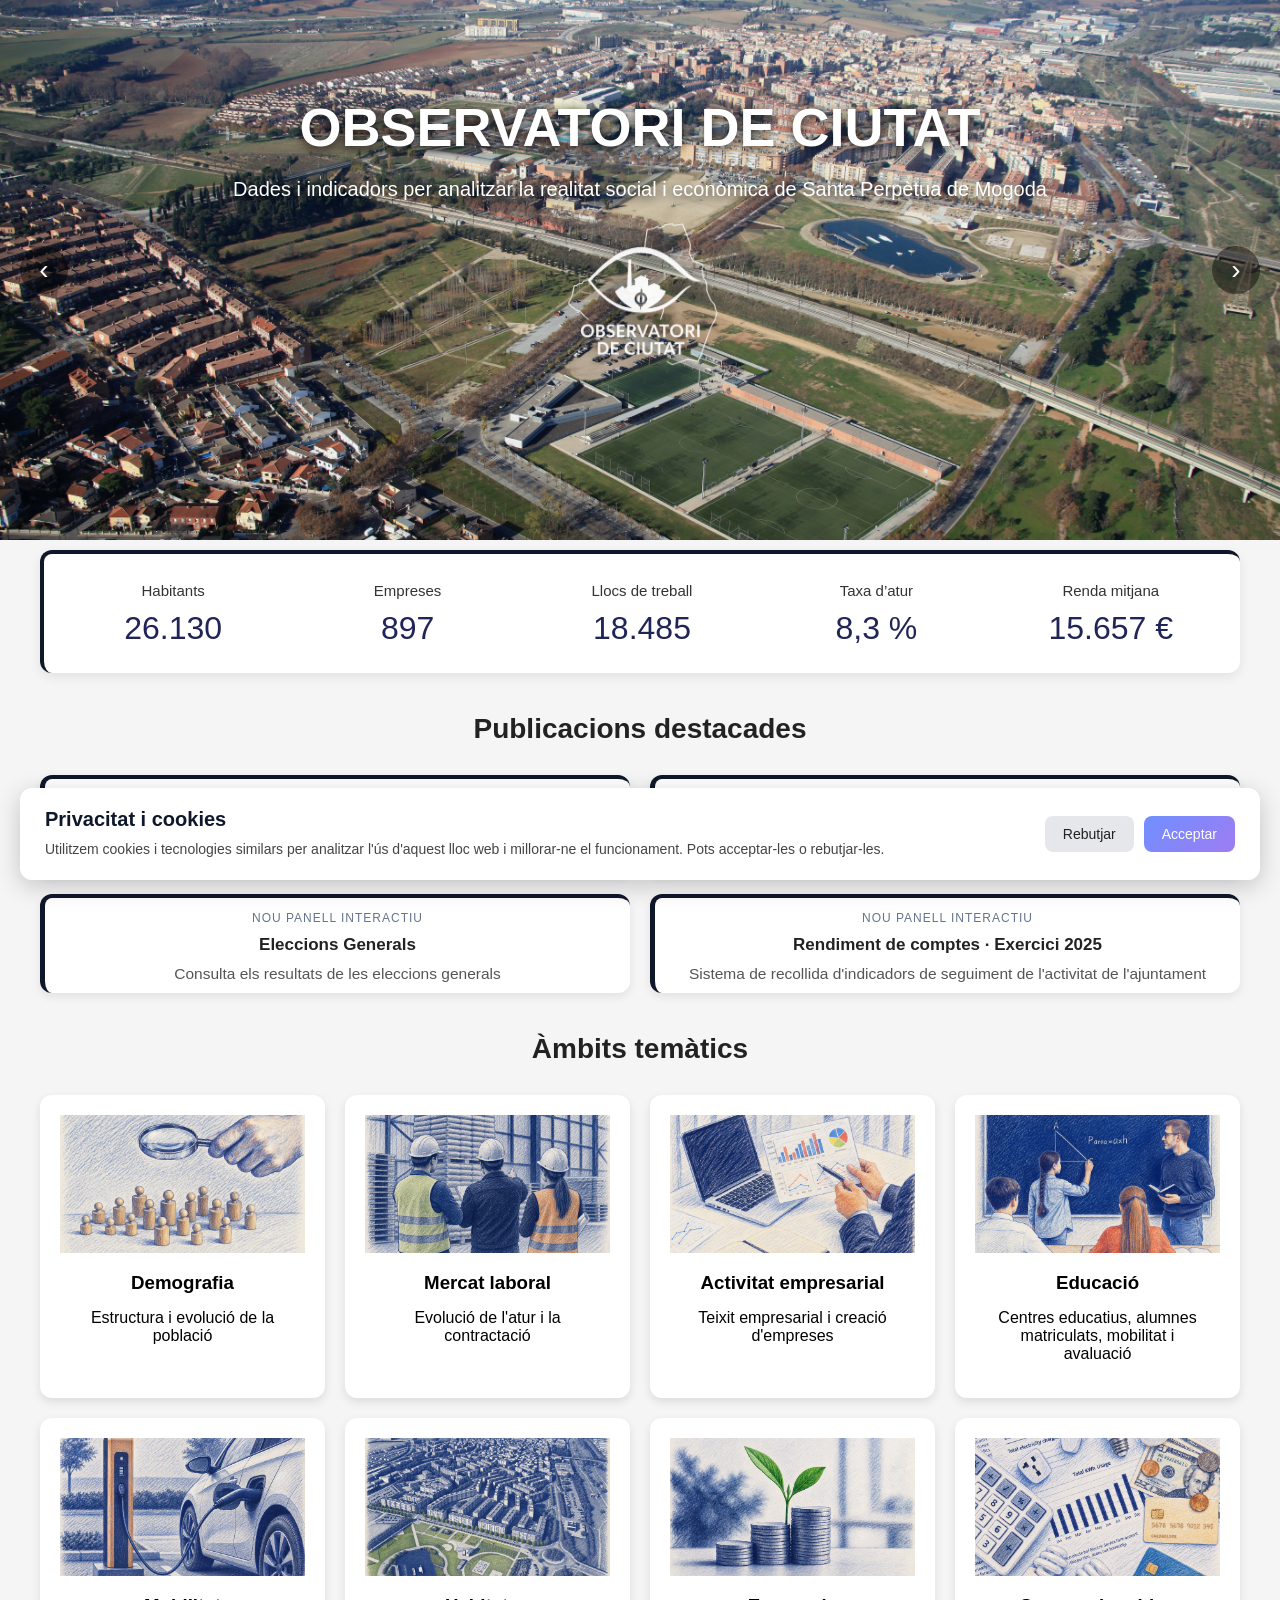
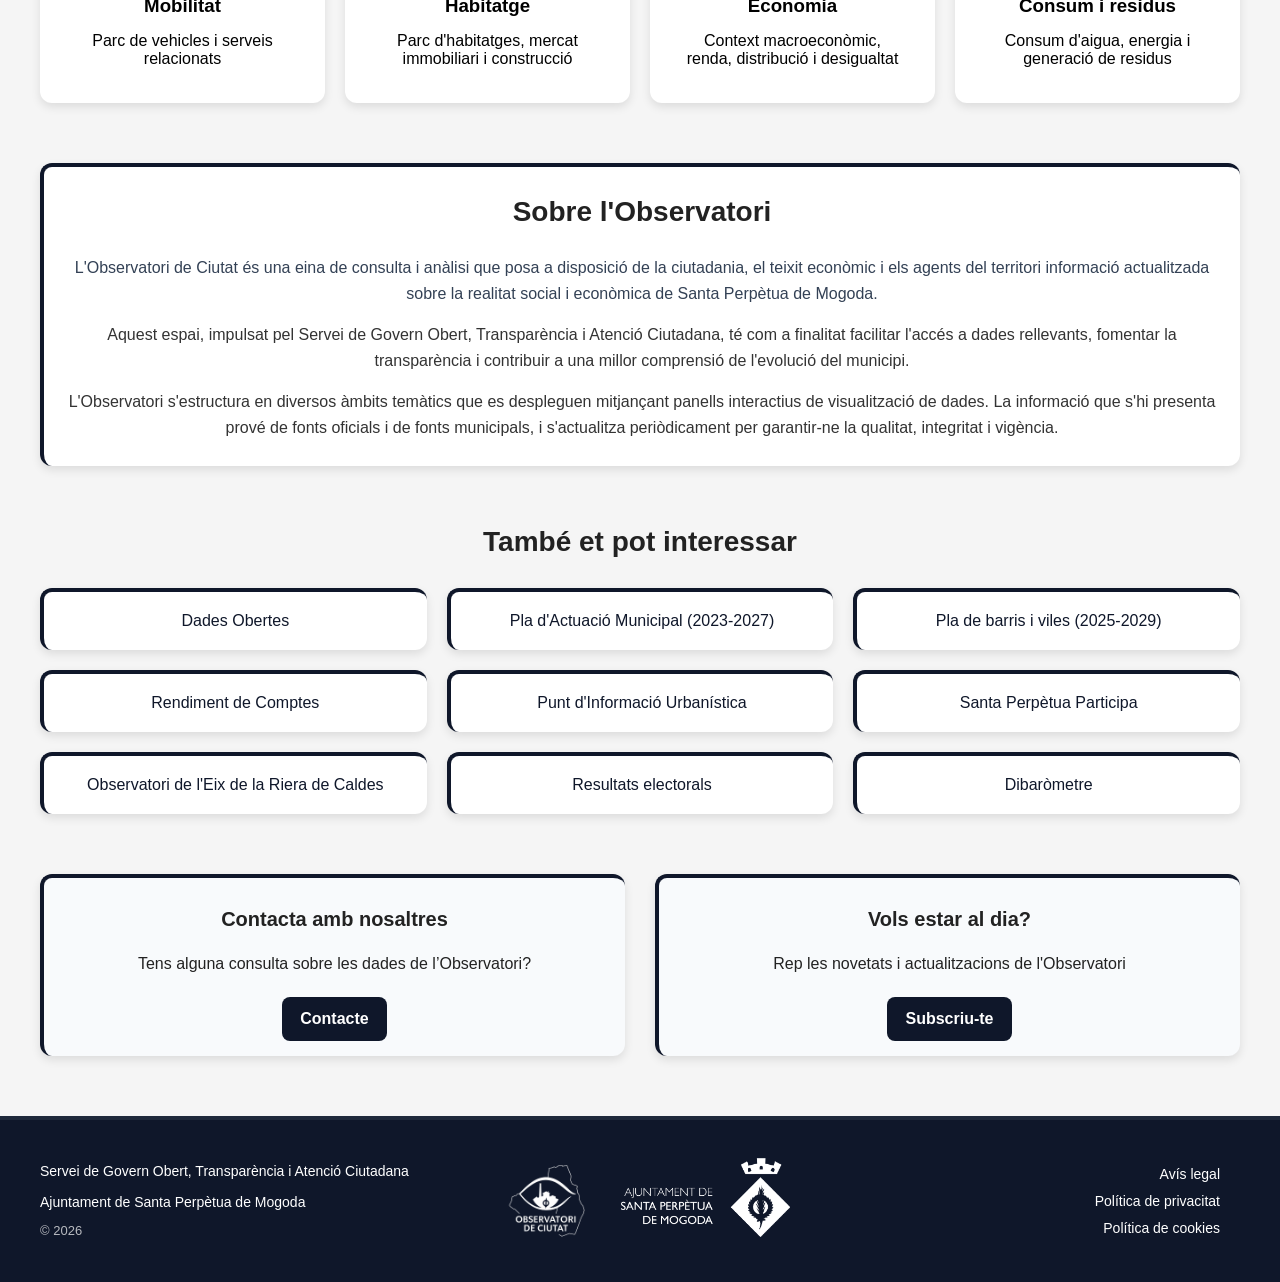
<file: index.html>
<!DOCTYPE html>

<html lang="ca">

<head>
  <meta charset="UTF-8">
  <meta name="viewport" content="width=device-width, initial-scale=1.0">

  <title>Observatori de Ciutat</title>

  <link rel="stylesheet" href="style.css">
  <link rel="icon" type="image/png" href="favicon_blau.png">
</head>

<body>

  <div class="hero-slider">


<img src="images/70-020_116.jpg" class="slide active" alt="Santa Perpètua de Mogoda">
<img src="images/70-020_204.jpg" class="slide" alt="Santa Perpètua de Mogoda">
<img src="images/70-020_014.jpg" class="slide" alt="Santa Perpètua de Mogoda">
<img src="images/70-020_041.jpg" class="slide" alt="Santa Perpètua de Mogoda">

<div class="hero-content">

  <h1>OBSERVATORI DE CIUTAT</h1>

  <p>
    Dades i indicadors per analitzar la realitat social i econòmica de Santa Perpètua de Mogoda
  </p>

  <img
    src="images/LOGO OBSERVATORI_blanc.png"
    class="overlay-logo"
    alt="Observatori de Ciutat"
  >

</div>

<button type="button" class="prev">‹</button>
<button type="button" class="next">›</button>


  </div>

  <main>


<!-- KPI: actualitza els valors aquí. Comprova el període de cada dada abans de publicar. -->
<section class="kpi-container" aria-label="Indicadors de ciutat">
  <dl class="kpi-grid">
    <div class="kpi-item">
      <dt>Habitants</dt>
      <dd>26.130</dd>
    </div>
    <div class="kpi-item">
      <dt>Empreses</dt>
      <dd>897</dd>
    </div>
    <div class="kpi-item">
      <dt>Llocs de treball</dt>
      <dd>18.485</dd>
    </div>
    <div class="kpi-item">
      <dt>Taxa d’atur</dt>
      <dd>8,3 %</dd>
    </div>
    <div class="kpi-item">
      <dt>Renda mitjana</dt>
      <dd>15.657 €</dd>
    </div>
  </dl>
</section>


<!-- PUBLICACIONS DESTACADES -->

<section class="featured-publications">

  <h2>Publicacions destacades</h2>

  <div class="featured-container">

    <a
      href="https://santaperpetuademogoda.webmunicipal.diba.cat/media/repository/ObservatoriCiutat/Atur_i_contractacio_Darrer_informe.pdf"
      class="featured-card"
    >
      <span class="featured-tag">Actualització mensual</span>
      <h3>Mercat laboral</h3>
      <p>Evolució de l'atur i la contractació</p>
    </a>

    <a
      href="https://santaperpetuademogoda.webmunicipal.diba.cat/media/repository/ObservatoriCiutat/Resultats_avaluacio_ESO-BATX.pdf"
      class="featured-card"
    >
      <span class="featured-tag">Informe temàtic</span>
      <h3>Resultats d'avaluació de l'ESO i Batxillerat (Curs 2024/25)</h3>
      <p>Anàlisi dels resultats acadèmics i la seva evolució</p>
    </a>
    
    <a
  href="#dashboard-viewer"
  class="featured-card"
  data-src="https://app.powerbi.com/view?r=eyJrIjoiZjM1NjBjYmQtM2UzYy00OGY5LWFlOGYtYjg2NDJmNWZiY2I5IiwidCI6ImIxMWFkNmQwLTYzMmItNGU1OC05ZTU4LTZkMTU4N2ZiMjE4ZiIsImMiOjl9"
>
  <span class="featured-tag">Nou panell interactiu</span>
  <h3>Eleccions Generals</h3>
  <p>Consulta els resultats de les eleccions generals</p>
</a>

<a
  href="#dashboard-viewer"
  class="featured-card"
  data-src="https://app.powerbi.com/view?r=eyJrIjoiOTM1OWIyNzgtYjU2Ny00MzJmLTg0MDEtNjY0MzVhODVjZjUxIiwidCI6ImIxMWFkNmQwLTYzMmItNGU1OC05ZTU4LTZkMTU4N2ZiMjE4ZiIsImMiOjl9"
>
  <span class="featured-tag">Nou panell interactiu</span>
  <h3>Rendiment de comptes · Exercici 2025</h3>
  <p>Sistema de recollida d'indicadors de seguiment de l'activitat de l'ajuntament</p>
</a>

  </div>

</section>


<!-- ÀMBITS TEMÀTICS -->

<section class="dashboards">

  <h2 class="section-title">Àmbits temàtics</h2>

  <section class="cards">

    <a
      class="card"
      data-src="https://app.powerbi.com/view?r=eyJrIjoiZTBkNTMxMWEtNTYzOC00NjA4LWFiMjMtMTQxM2UyMjkzNTZhIiwidCI6ImIxMWFkNmQwLTYzMmItNGU1OC05ZTU4LTZkMTU4N2ZiMjE4ZiIsImMiOjl9"
    >
      <img src="images/Demografia.png" alt="Demografia">
      <h3>Demografia</h3>
      <p>Estructura i evolució de la població</p>
    </a>

    <a
      class="card"
      data-src="https://app.powerbi.com/view?r=eyJrIjoiOGY5YzYzMTktZGEzNy00NjVkLTg1YTMtMjIzNTY3ZWEzMTcyIiwidCI6ImIxMWFkNmQwLTYzMmItNGU1OC05ZTU4LTZkMTU4N2ZiMjE4ZiIsImMiOjl9"
    >
      <img src="images/Mercat laboral.png" alt="Mercat laboral">
      <h3>Mercat laboral</h3>
      <p>Evolució de l'atur i la contractació</p>
    </a>

    <a
      class="card"
      data-src="https://app.powerbi.com/view?r=eyJrIjoiNmI4YjdkOWEtZDRhMi00MTU4LTk1ZDEtNjRmNzA5OTJlYjNhIiwidCI6ImIxMWFkNmQwLTYzMmItNGU1OC05ZTU4LTZkMTU4N2ZiMjE4ZiIsImMiOjl9"
    >
      <img src="images/Activitat empresarial.png" alt="Activitat empresarial">
      <h3>Activitat empresarial</h3>
      <p>Teixit empresarial i creació d'empreses</p>
    </a>

    <a
      class="card"
      data-src="https://app.powerbi.com/view?r=eyJrIjoiZTA4NTIwMmEtMGU3My00OTUxLWI1M2MtNGU1ZTcxZTViZTM1IiwidCI6ImIxMWFkNmQwLTYzMmItNGU1OC05ZTU4LTZkMTU4N2ZiMjE4ZiIsImMiOjl9"
    >
      <img src="images/Educació.png" alt="Educació">
      <h3>Educació</h3>
      <p>Centres educatius, alumnes matriculats, mobilitat i avaluació</p>
    </a>

    <a
      class="card"
      data-src="https://app.powerbi.com/view?r=eyJrIjoiYjhjOTcwOWMtZTc0OS00ZGVhLWEyMzAtYjZlMmM4YzIxMzNhIiwidCI6ImIxMWFkNmQwLTYzMmItNGU1OC05ZTU4LTZkMTU4N2ZiMjE4ZiIsImMiOjl9"
    >
      <img src="images/Mobilitat.png" alt="Mobilitat">
      <h3>Mobilitat</h3>
      <p>Parc de vehicles i serveis relacionats</p>
    </a>

    <a
      class="card"
      data-src="https://app.powerbi.com/view?r=eyJrIjoiOTQ1NmQyOTctMWIwYi00MDJiLThjZDAtOTQwYWY3NzA2MzYxIiwidCI6ImIxMWFkNmQwLTYzMmItNGU1OC05ZTU4LTZkMTU4N2ZiMjE4ZiIsImMiOjl9"
    >
      <img src="images/Habitatge.png" alt="Habitatge">
      <h3>Habitatge</h3>
      <p>Parc d'habitatges, mercat immobiliari i construcció</p>
    </a>

    <a
      class="card"
      data-src="https://app.powerbi.com/view?r=eyJrIjoiYWNlZTFiYmUtOTMwMC00NTczLTk5M2YtYjI3ZDkxODE4MGExIiwidCI6ImIxMWFkNmQwLTYzMmItNGU1OC05ZTU4LTZkMTU4N2ZiMjE4ZiIsImMiOjl9"
    >
      <img src="images/Economia.png" alt="Economia">
      <h3>Economia</h3>
      <p>Context macroeconòmic, renda, distribució i desigualtat</p>
    </a>

    <a
      class="card"
      data-src="https://app.powerbi.com/view?r=eyJrIjoiN2Q3MmU0YzktODVmMi00ZWZkLWIwNTItMWYyNzA3MTIxNjI4IiwidCI6ImIxMWFkNmQwLTYzMmItNGU1OC05ZTU4LTZkMTU4N2ZiMjE4ZiIsImMiOjl9"
    >
      <img src="images/Consum.png" alt="Consum">
      <h3>Consum i residus</h3>
      <p>Consum d'aigua, energia i generació de residus</p>
    </a>

  </section>

</section>


<!-- VISOR POWER BI -->

<div id="dashboard-viewer" class="viewer hidden">

<div id="rotate-message">
    <div>
        <div class="rotate-icon">↻</div>
        <p><strong>Gira la pantalla</strong></p>
        <span>per consultar el panell de dades</span>
    </div>
</div>

  <iframe id="dashboard-frame" title="Panell de dades"></iframe>

</div>


<!-- SOBRE L'OBSERVATORI -->

<section class="about">

  <h2>Sobre l'Observatori</h2>

  <p>
    L'Observatori de Ciutat és una eina de consulta i anàlisi que posa a disposició de la ciutadania, el teixit econòmic i els agents del territori informació actualitzada sobre la realitat social i econòmica de Santa Perpètua de Mogoda.
  </p>

  <p>
    Aquest espai, impulsat pel Servei de Govern Obert, Transparència i Atenció Ciutadana, té com a finalitat facilitar l'accés a dades rellevants, fomentar la transparència i contribuir a una millor comprensió de l'evolució del municipi.
  </p>

  <p>
    L'Observatori s'estructura en diversos àmbits temàtics que es despleguen mitjançant panells interactius de visualització de dades. La informació que s'hi presenta prové de fonts oficials i de fonts municipals, i s'actualitza periòdicament per garantir-ne la qualitat, integritat i vigència.
  </p>

  </section>


<!-- TAMBÉ ET POT INTERESSAR -->

<section class="links">

  <h2>També et pot interessar</h2>

  <div class="links-container">

    <a
      href="https://seu-e.cat/ca/web/santaperpetuademogoda/dades-obertes/-/dadesobertes/showConjuntsDadesByTag?p_auth=3R50V7o5"
      target="_blank"
      rel="noopener noreferrer"
      class="link-card"
    >
      Dades Obertes
    </a>

       <a
      href="https://plans-staperpetua.diba.cat/planes/pla-de-mandat/2025/"
      target="_blank"
      rel="noopener noreferrer"
      class="link-card"
    >
      Pla d'Actuació Municipal (2023-2027)
    </a>

       <a
      href="https://plans-staperpetua.diba.cat/planes/pla-de-barris-i-viles/2026"
      target="_blank"
      rel="noopener noreferrer"
      class="link-card"
    >
      Pla de barris i viles (2025-2029)
    </a>

    <a
      href="https://www.staperpetua.cat/ajuntament/rendiment-de-comptes-"
      target="_blank"
      rel="noopener noreferrer"
      class="link-card"
    >
      Rendiment de Comptes
    </a>
    
    <a
      href="https://piu.staperpetua.cat/geoportal/?center=431042.0,4598619.7&scale=30000&thematic=tematic1"
      target="_blank"
      rel="noopener noreferrer"
      class="link-card"
    >
      Punt d'Informació Urbanística
    </a>

    <a
      href="https://www.staperpetua.cat/ajuntament/participacio-ciutadana"
      target="_blank"
      rel="noopener noreferrer"
      class="link-card"
    >
      Santa Perpètua Participa
    </a>

      <a
      href="https://www.rieradecaldes.com/observatori.html"
      target="_blank"
      rel="noopener noreferrer"
      class="link-card"
    >
      Observatori de l'Eix de la Riera de Caldes
    </a>

    <a
    href="#dashboard-viewer"
    class="link-card"
    data-src="https://app.powerbi.com/view?r=eyJrIjoiZjM1NjBjYmQtM2UzYy00OGY5LWFlOGYtYjg2NDJmNWZiY2I5IiwidCI6ImIxMWFkNmQwLTYzMmItNGU1OC05ZTU4LTZkMTU4N2ZiMjE4ZiIsImMiOjl9"
    >
      Resultats electorals
    </a>

    <a
      href="https://dibarometre.diba.cat/#/barcelona/40/8260"
      target="_blank"
      rel="noopener noreferrer"
      class="link-card"
    >
      Dibaròmetre
    </a>

    
  </div>

</section>


<!-- CONTACTE -->

<section class="contact">
  
  <div class="contact-container">

    <!-- BLOC CONTACTE -->

    <div class="contact-block">

      <h3>Contacta amb nosaltres</h3>

      <p>
        Tens alguna consulta sobre les dades de l’Observatori?
      </p>

      <p>
  <a
    href="mailto:observatorideciutat@staperpetua.cat"
    class="subscription-button"
  >
    Contacte
  </a>
</p>

    </div>


    <!-- BLOC SUBSCRIPCIÓ -->

    <div class="contact-block subscription-block">

      <h3>Vols estar al dia?</h3>

      <p>
        Rep les novetats i actualitzacions de l'Observatori
      </p>

      <p>
        <a href="https://forms.cloud.microsoft/Pages/ResponsePage.aspx?id=0NYasStjWE6eWG0Vh_shj2tEZKC1kdlNl_rsBNmMB41URFo4QUdDVE1NWjRTUjMzWDlGUE1KV09SVi4u" class="subscription-button">
          Subscriu-te
        </a>
      </p>

    </div>

  </div>

</section>


<!-- FOOTER -->

<footer class="footer">

<div class="footer-content">

<div class="footer-info">

  <p>
    Servei de Govern Obert, Transparència i Atenció Ciutadana
  </p>

  <p class="footer-city">
    Ajuntament de Santa Perpètua de Mogoda
  </p>

  <p class="footer-copy">
    © 2026
  </p>

</div>


<div class="footer-logos">

  <img
    src="images/LOGO OBSERVATORI_blanc.png"
    class="footer-logo"
    alt="Observatori de Ciutat"
  >

  <a
    href="https://www.staperpetua.cat/"
    target="_blank"
    rel="noopener noreferrer"
  >
    <img
      src="images/logo-ajuntament.png"
      class="footer-logo"
      alt="Ajuntament de Santa Perpètua de Mogoda"
    >
  </a>

</div>
  

  <nav class="footer-legal" aria-label="Informació legal">

    <a href="avis-legal.html" class="legal-link">Avís legal</a>
    <a href="privacitat.html" class="privacy-link">Política de privacitat</a>
    <a href="cookies.html" class="cookies-link">Política de cookies</a>

  </nav>

</div>

</footer>


<!-- BANNER DE CONSENTIMENT DE COOKIES -->

<div id="cookie-banner" class="cookie-banner">

  <div class="cookie-content">

    <div class="cookie-text">
      <h2>Privacitat i cookies</h2>

      <p>
        Utilitzem cookies i tecnologies similars per analitzar l'ús
        d'aquest lloc web i millorar-ne el funcionament.
        Pots acceptar-les o rebutjar-les.
      </p>
    </div>

    <div class="cookie-buttons">
      <button type="button" id="cookie-reject">
        Rebutjar
      </button>

      <button type="button" id="cookie-accept">
        Acceptar
      </button>
    </div>

  </div>

</div>

<!-- MODAL AVÍS LEGAL -->

<div id="legal-modal" class="legal-modal" aria-hidden="true">

  <div class="legal-modal-overlay"></div>

  <div class="legal-modal-content" role="dialog" aria-modal="true" aria-labelledby="legal-modal-title">

    <button
      type="button"
      class="legal-modal-close"
      aria-label="Tancar"
    >
      ×
    </button>

    <iframe
      src="avis-legal.html"
      id="legal-modal-frame"
      title="Avís legal"
    ></iframe>

  </div>

</div>

  </main>

  <script src="script.js"></script>



</body>

</html>
</file>
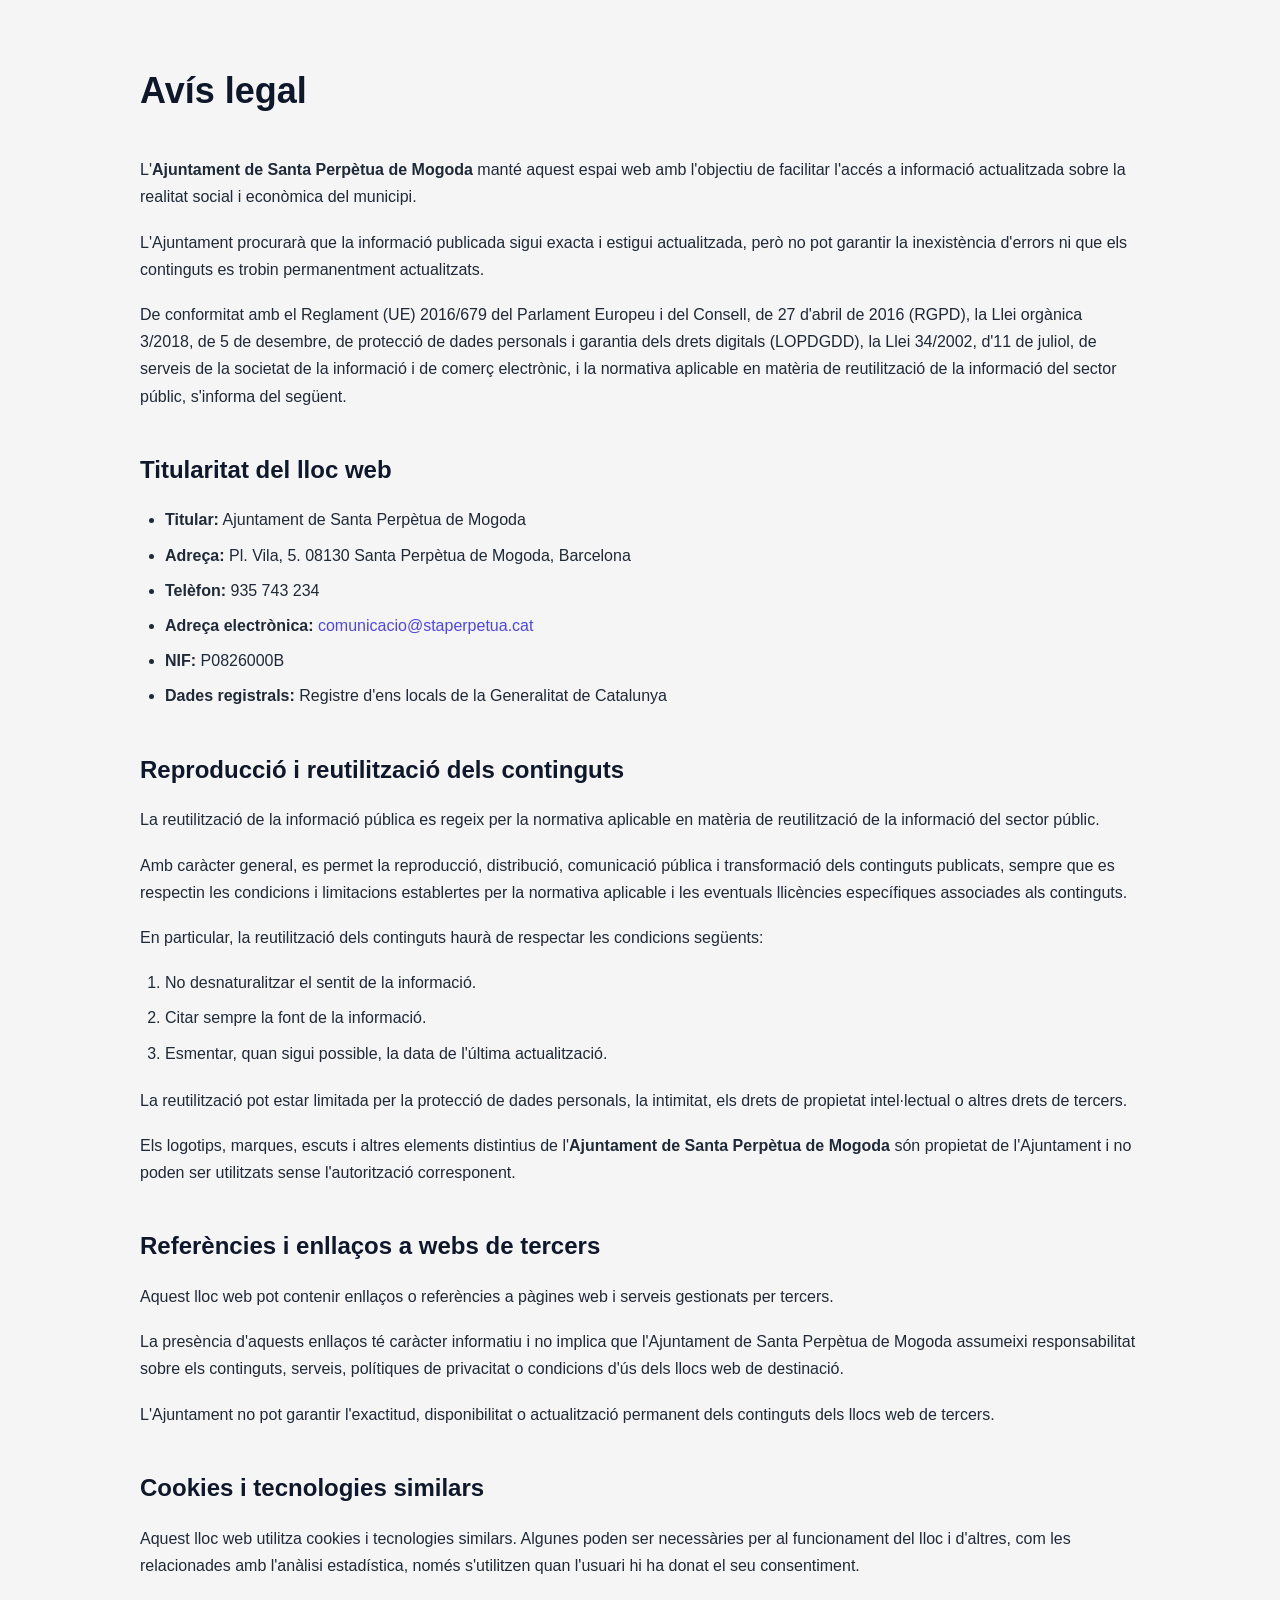
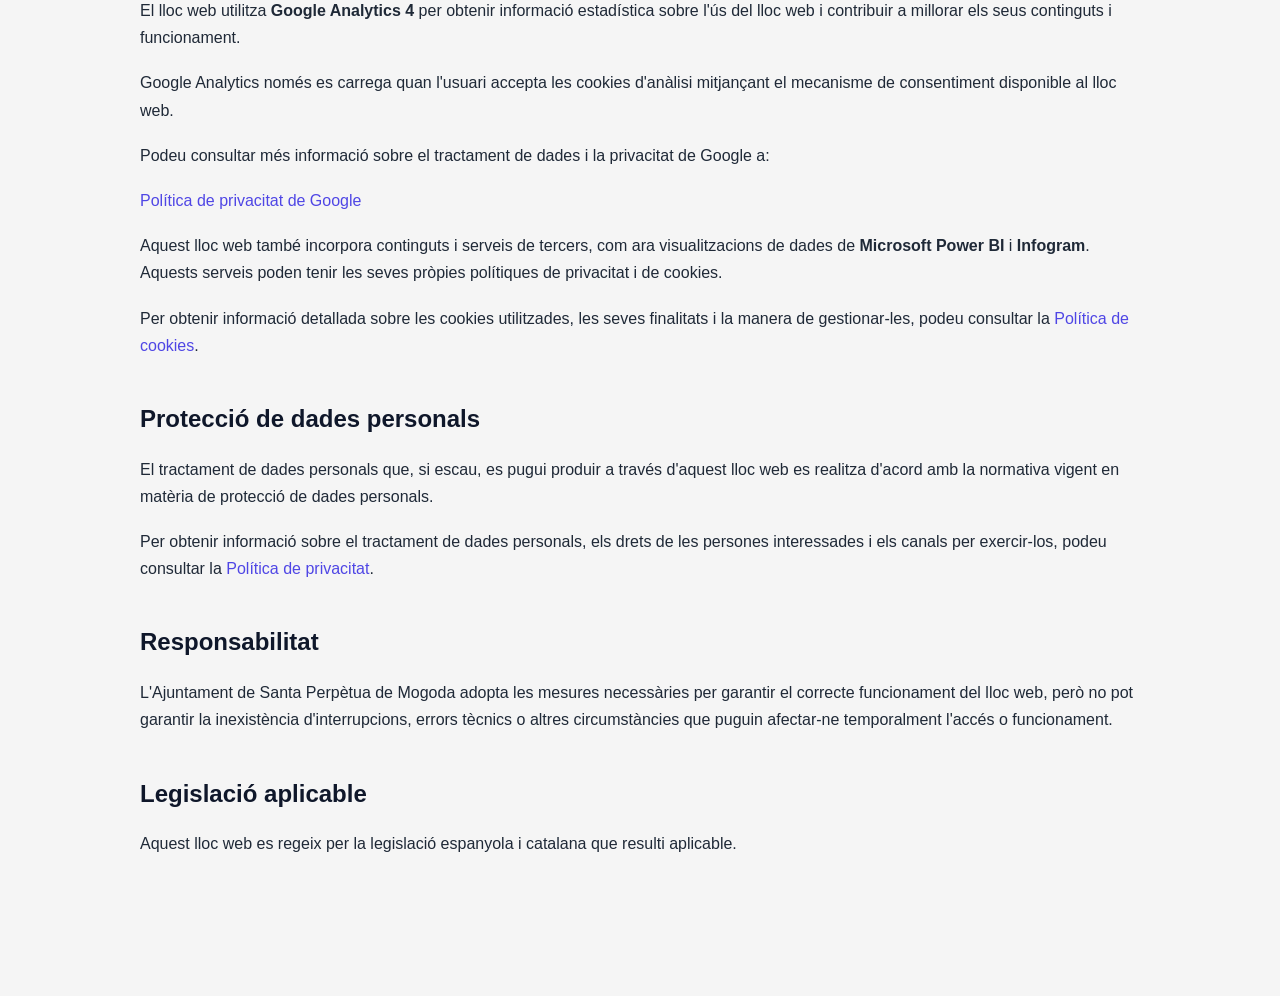
<file: avis-legal.html>
<!DOCTYPE html>
<html lang="ca">

<head>
  <meta charset="UTF-8">
  <meta name="viewport" content="width=device-width, initial-scale=1.0">

  <title>Avís legal - Observatori de Ciutat</title>

  <link rel="stylesheet" href="style.css">
  <link rel="icon" type="image/png" href="favicon_blau.png">
</head>

<body>

  <main>

    <section class="legal-page">

      <h1>Avís legal</h1>

      <p>
        L'<strong>Ajuntament de Santa Perpètua de Mogoda</strong> manté
        aquest espai web amb l'objectiu de facilitar l'accés a informació
        actualitzada sobre la realitat social i econòmica del municipi.
      </p>

      <p>
        L'Ajuntament procurarà que la informació publicada sigui exacta
        i estigui actualitzada, però no pot garantir la inexistència
        d'errors ni que els continguts es trobin permanentment actualitzats.
      </p>

      <p>
        De conformitat amb el Reglament (UE) 2016/679 del Parlament Europeu
        i del Consell, de 27 d'abril de 2016 (RGPD), la Llei orgànica 3/2018,
        de 5 de desembre, de protecció de dades personals i garantia dels
        drets digitals (LOPDGDD), la Llei 34/2002, d'11 de juliol, de serveis
        de la societat de la informació i de comerç electrònic, i la normativa
        aplicable en matèria de reutilització de la informació del sector
        públic, s'informa del següent.
      </p>


      <h2 id="titular">Titularitat del lloc web</h2>

      <ul>
        <li><strong>Titular:</strong> Ajuntament de Santa Perpètua de Mogoda</li>
        <li><strong>Adreça:</strong> Pl. Vila, 5. 08130 Santa Perpètua de Mogoda, Barcelona</li>
        <li><strong>Telèfon:</strong> 935 743 234</li>
        <li>
          <strong>Adreça electrònica:</strong>
          <a href="mailto:comunicacio@staperpetua.cat">
            comunicacio@staperpetua.cat
          </a>
        </li>
        <li><strong>NIF:</strong> P0826000B</li>
        <li>
          <strong>Dades registrals:</strong>
          Registre d'ens locals de la Generalitat de Catalunya
        </li>
      </ul>


      <h2 id="continguts">Reproducció i reutilització dels continguts</h2>

      <p>
        La reutilització de la informació pública es regeix per la normativa
        aplicable en matèria de reutilització de la informació del sector
        públic.
      </p>

      <p>
        Amb caràcter general, es permet la reproducció, distribució,
        comunicació pública i transformació dels continguts publicats,
        sempre que es respectin les condicions i limitacions establertes
        per la normativa aplicable i les eventuals llicències específiques
        associades als continguts.
      </p>

      <p>
        En particular, la reutilització dels continguts haurà de respectar
        les condicions següents:
      </p>

      <ol>
        <li>No desnaturalitzar el sentit de la informació.</li>
        <li>Citar sempre la font de la informació.</li>
        <li>Esmentar, quan sigui possible, la data de l'última actualització.</li>
      </ol>

      <p>
        La reutilització pot estar limitada per la protecció de dades
        personals, la intimitat, els drets de propietat intel·lectual
        o altres drets de tercers.
      </p>

      <p>
        Els logotips, marques, escuts i altres elements distintius de
        l'<strong>Ajuntament de Santa Perpètua de Mogoda</strong> són
        propietat de l'Ajuntament i no poden ser utilitzats sense
        l'autorització corresponent.
      </p>


      <h2 id="links">Referències i enllaços a webs de tercers</h2>

      <p>
        Aquest lloc web pot contenir enllaços o referències a pàgines web
        i serveis gestionats per tercers.
      </p>

      <p>
        La presència d'aquests enllaços té caràcter informatiu i no implica
        que l'Ajuntament de Santa Perpètua de Mogoda assumeixi responsabilitat
        sobre els continguts, serveis, polítiques de privacitat o condicions
        d'ús dels llocs web de destinació.
      </p>

      <p>
        L'Ajuntament no pot garantir l'exactitud, disponibilitat o actualització
        permanent dels continguts dels llocs web de tercers.
      </p>


      <h2 id="cookies">Cookies i tecnologies similars</h2>

      <p>
        Aquest lloc web utilitza cookies i tecnologies similars. Algunes
        poden ser necessàries per al funcionament del lloc i d'altres,
        com les relacionades amb l'anàlisi estadística, només s'utilitzen
        quan l'usuari hi ha donat el seu consentiment.
      </p>

      <p>
        El lloc web utilitza <strong>Google Analytics 4</strong> per obtenir
        informació estadística sobre l'ús del lloc web i contribuir a millorar
        els seus continguts i funcionament.
      </p>

      <p>
        Google Analytics només es carrega quan l'usuari accepta les cookies
        d'anàlisi mitjançant el mecanisme de consentiment disponible al lloc
        web.
      </p>

      <p>
        Podeu consultar més informació sobre el tractament de dades i la
        privacitat de Google a:
      </p>

      <p>
        <a
          href="https://policies.google.com/privacy"
          target="_blank"
          rel="noopener noreferrer"
        >
          Política de privacitat de Google
        </a>
      </p>

      <p>
        Aquest lloc web també incorpora continguts i serveis de tercers,
        com ara visualitzacions de dades de <strong>Microsoft Power BI</strong>
        i <strong>Infogram</strong>. Aquests serveis poden tenir les seves
        pròpies polítiques de privacitat i de cookies.
      </p>

      <p>
        Per obtenir informació detallada sobre les cookies utilitzades,
        les seves finalitats i la manera de gestionar-les, podeu consultar
        la <a href="cookies.html">Política de cookies</a>.
      </p>


      <h2 id="dades">Protecció de dades personals</h2>

      <p>
        El tractament de dades personals que, si escau, es pugui produir
        a través d'aquest lloc web es realitza d'acord amb la normativa
        vigent en matèria de protecció de dades personals.
      </p>

      <p>
        Per obtenir informació sobre el tractament de dades personals,
        els drets de les persones interessades i els canals per exercir-los,
        podeu consultar la
        <a href="privacitat.html">Política de privacitat</a>.
      </p>


      <h2>Responsabilitat</h2>

      <p>
        L'Ajuntament de Santa Perpètua de Mogoda adopta les mesures
        necessàries per garantir el correcte funcionament del lloc web,
        però no pot garantir la inexistència d'interrupcions, errors
        tècnics o altres circumstàncies que puguin afectar-ne temporalment
        l'accés o funcionament.
      </p>


      <h2>Legislació aplicable</h2>

      <p>
        Aquest lloc web es regeix per la legislació espanyola i catalana
        que resulti aplicable.
      </p>

    

    </section>

  </main>

</body>

</html>
</file>
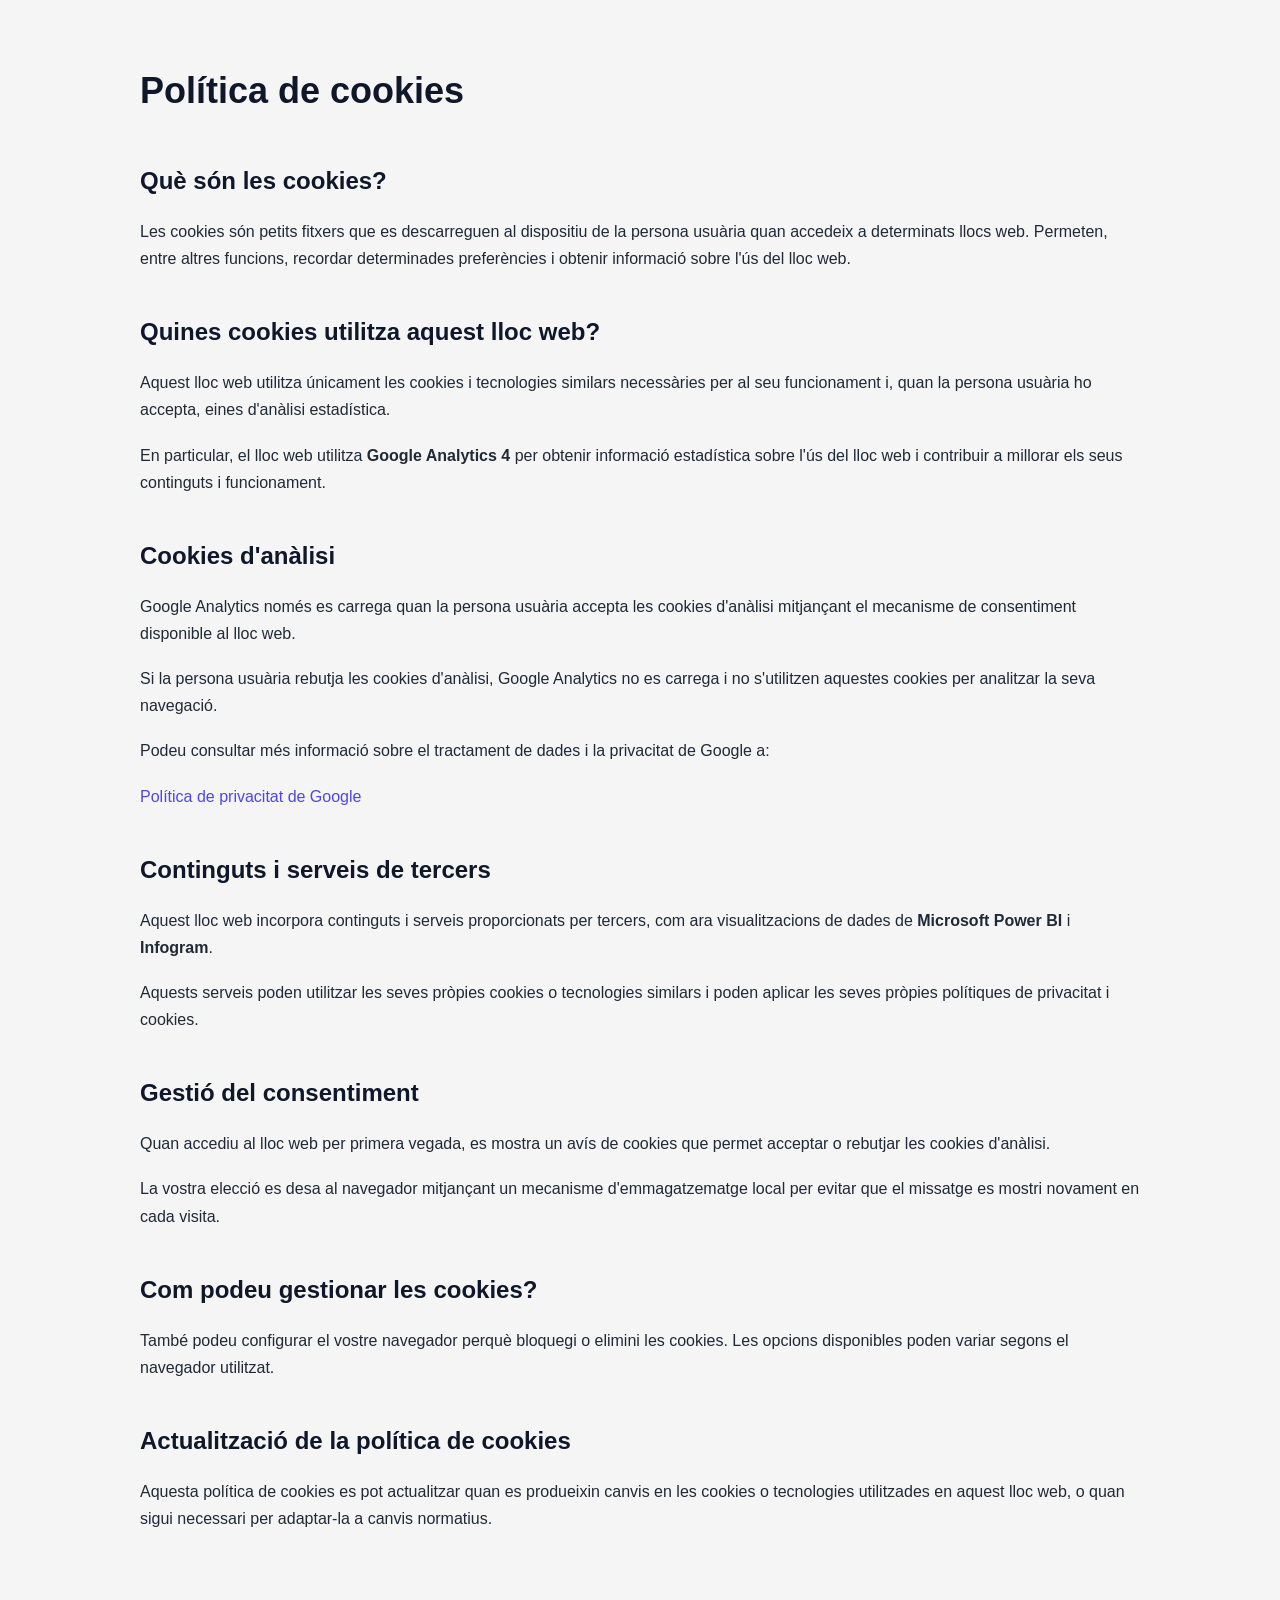
<file: cookies.html>
<!DOCTYPE html>
<html lang="ca">

<head>
  <meta charset="UTF-8">
  <meta name="viewport" content="width=device-width, initial-scale=1.0">

  <title>Política de cookies - Observatori de Ciutat</title>

  <link rel="stylesheet" href="style.css">
  <link rel="icon" type="image/png" href="favicon_blau.png">
</head>

<body>

  <main>

    <section class="legal-page">

      <h1>Política de cookies</h1>


      <h2>Què són les cookies?</h2>

      <p>
        Les cookies són petits fitxers que es descarreguen al dispositiu
        de la persona usuària quan accedeix a determinats llocs web.
        Permeten, entre altres funcions, recordar determinades preferències
        i obtenir informació sobre l'ús del lloc web.
      </p>


      <h2>Quines cookies utilitza aquest lloc web?</h2>

      <p>
        Aquest lloc web utilitza únicament les cookies i tecnologies similars
        necessàries per al seu funcionament i, quan la persona usuària ho
        accepta, eines d'anàlisi estadística.
      </p>

      <p>
        En particular, el lloc web utilitza
        <strong>Google Analytics 4</strong> per obtenir informació estadística
        sobre l'ús del lloc web i contribuir a millorar els seus continguts
        i funcionament.
      </p>


      <h2>Cookies d'anàlisi</h2>

      <p>
        Google Analytics només es carrega quan la persona usuària accepta
        les cookies d'anàlisi mitjançant el mecanisme de consentiment
        disponible al lloc web.
      </p>

      <p>
        Si la persona usuària rebutja les cookies d'anàlisi, Google Analytics
        no es carrega i no s'utilitzen aquestes cookies per analitzar
        la seva navegació.
      </p>

      <p>
        Podeu consultar més informació sobre el tractament de dades i la
        privacitat de Google a:
      </p>

      <p>
        <a
          href="https://policies.google.com/privacy"
          target="_blank"
          rel="noopener noreferrer"
        >
          Política de privacitat de Google
        </a>
      </p>


      <h2>Continguts i serveis de tercers</h2>

      <p>
        Aquest lloc web incorpora continguts i serveis proporcionats per
        tercers, com ara visualitzacions de dades de
        <strong>Microsoft Power BI</strong> i <strong>Infogram</strong>.
      </p>

      <p>
        Aquests serveis poden utilitzar les seves pròpies cookies o
        tecnologies similars i poden aplicar les seves pròpies polítiques
        de privacitat i cookies.
      </p>


      <h2>Gestió del consentiment</h2>

      <p>
        Quan accediu al lloc web per primera vegada, es mostra un avís
        de cookies que permet acceptar o rebutjar les cookies d'anàlisi.
      </p>

      <p>
        La vostra elecció es desa al navegador mitjançant un mecanisme
        d'emmagatzematge local per evitar que el missatge es mostri
        novament en cada visita.
      </p>


      <h2>Com podeu gestionar les cookies?</h2>

      <p>
        També podeu configurar el vostre navegador perquè bloquegi o
        elimini les cookies. Les opcions disponibles poden variar segons
        el navegador utilitzat.
      </p>


      <h2>Actualització de la política de cookies</h2>

      <p>
        Aquesta política de cookies es pot actualitzar quan es produeixin
        canvis en les cookies o tecnologies utilitzades en aquest lloc web,
        o quan sigui necessari per adaptar-la a canvis normatius.
      </p>


      
    </section>

  </main>

</body>

</html>
</file>
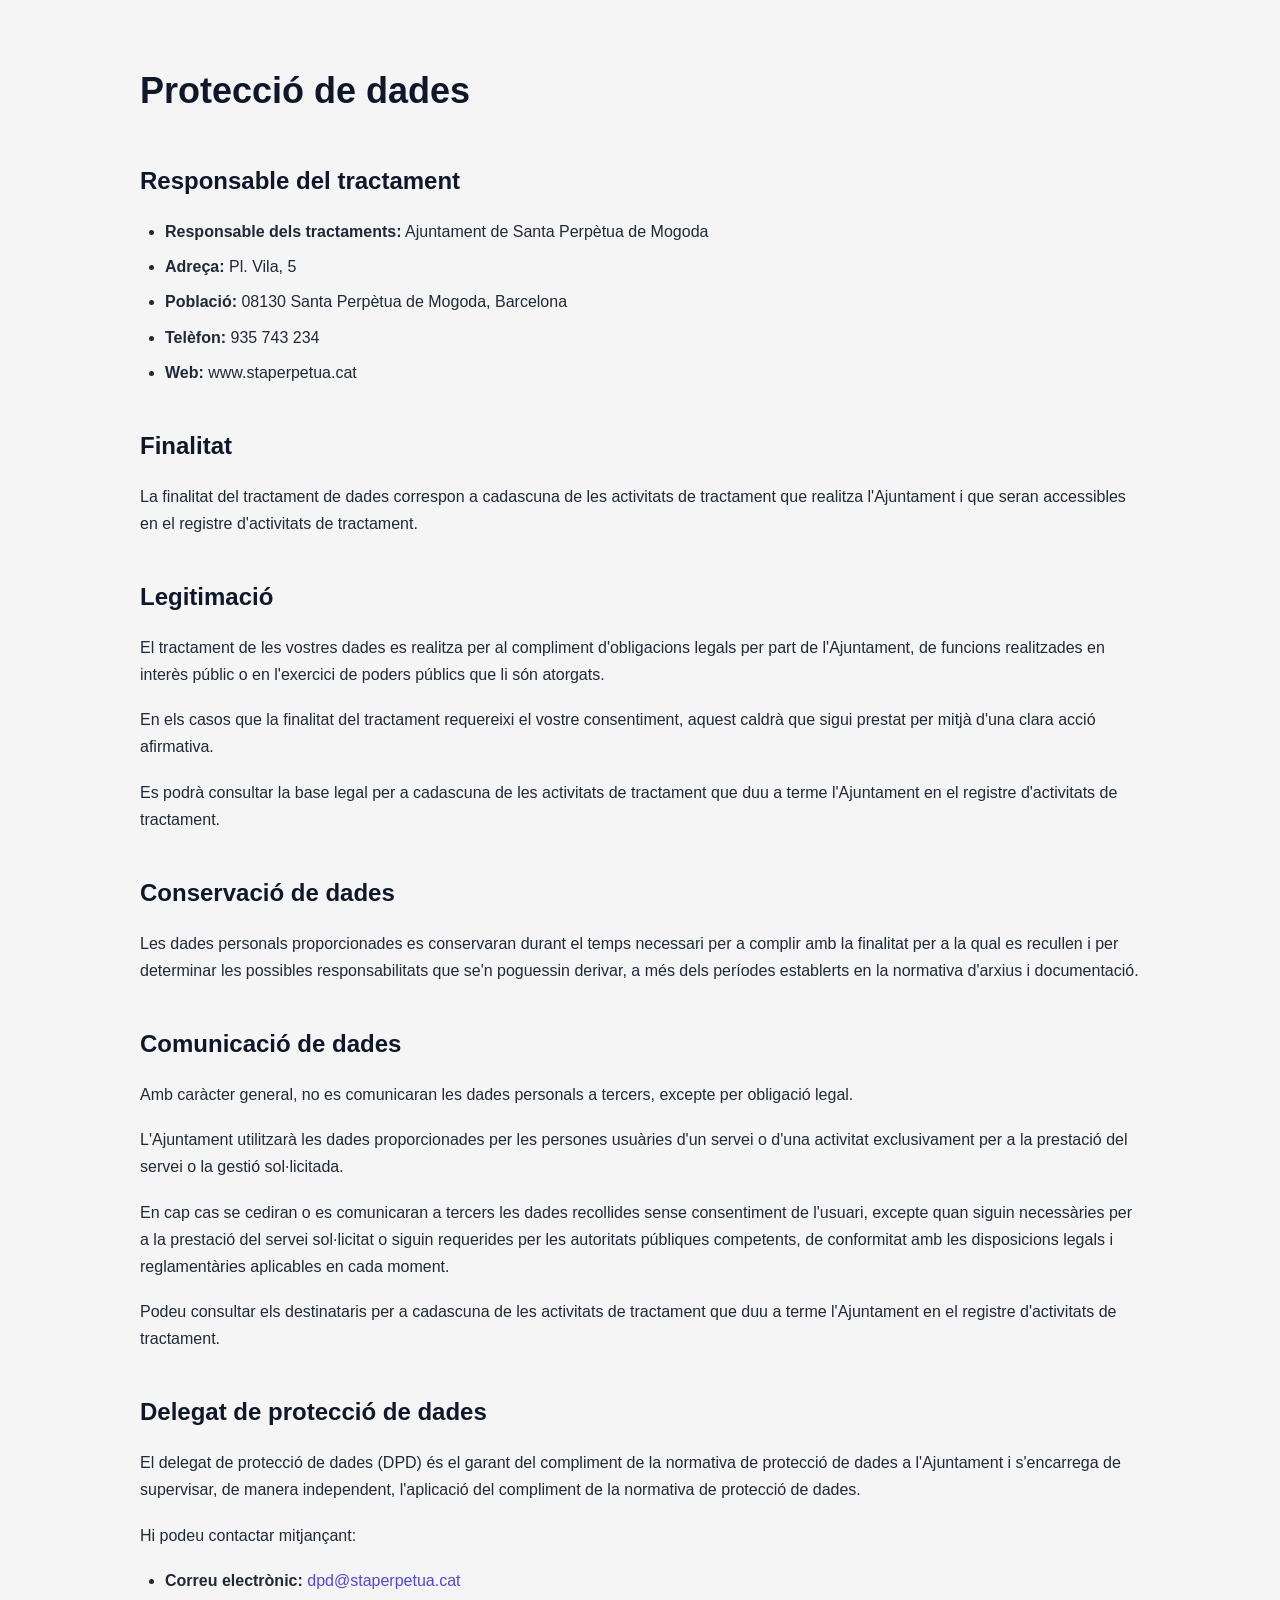
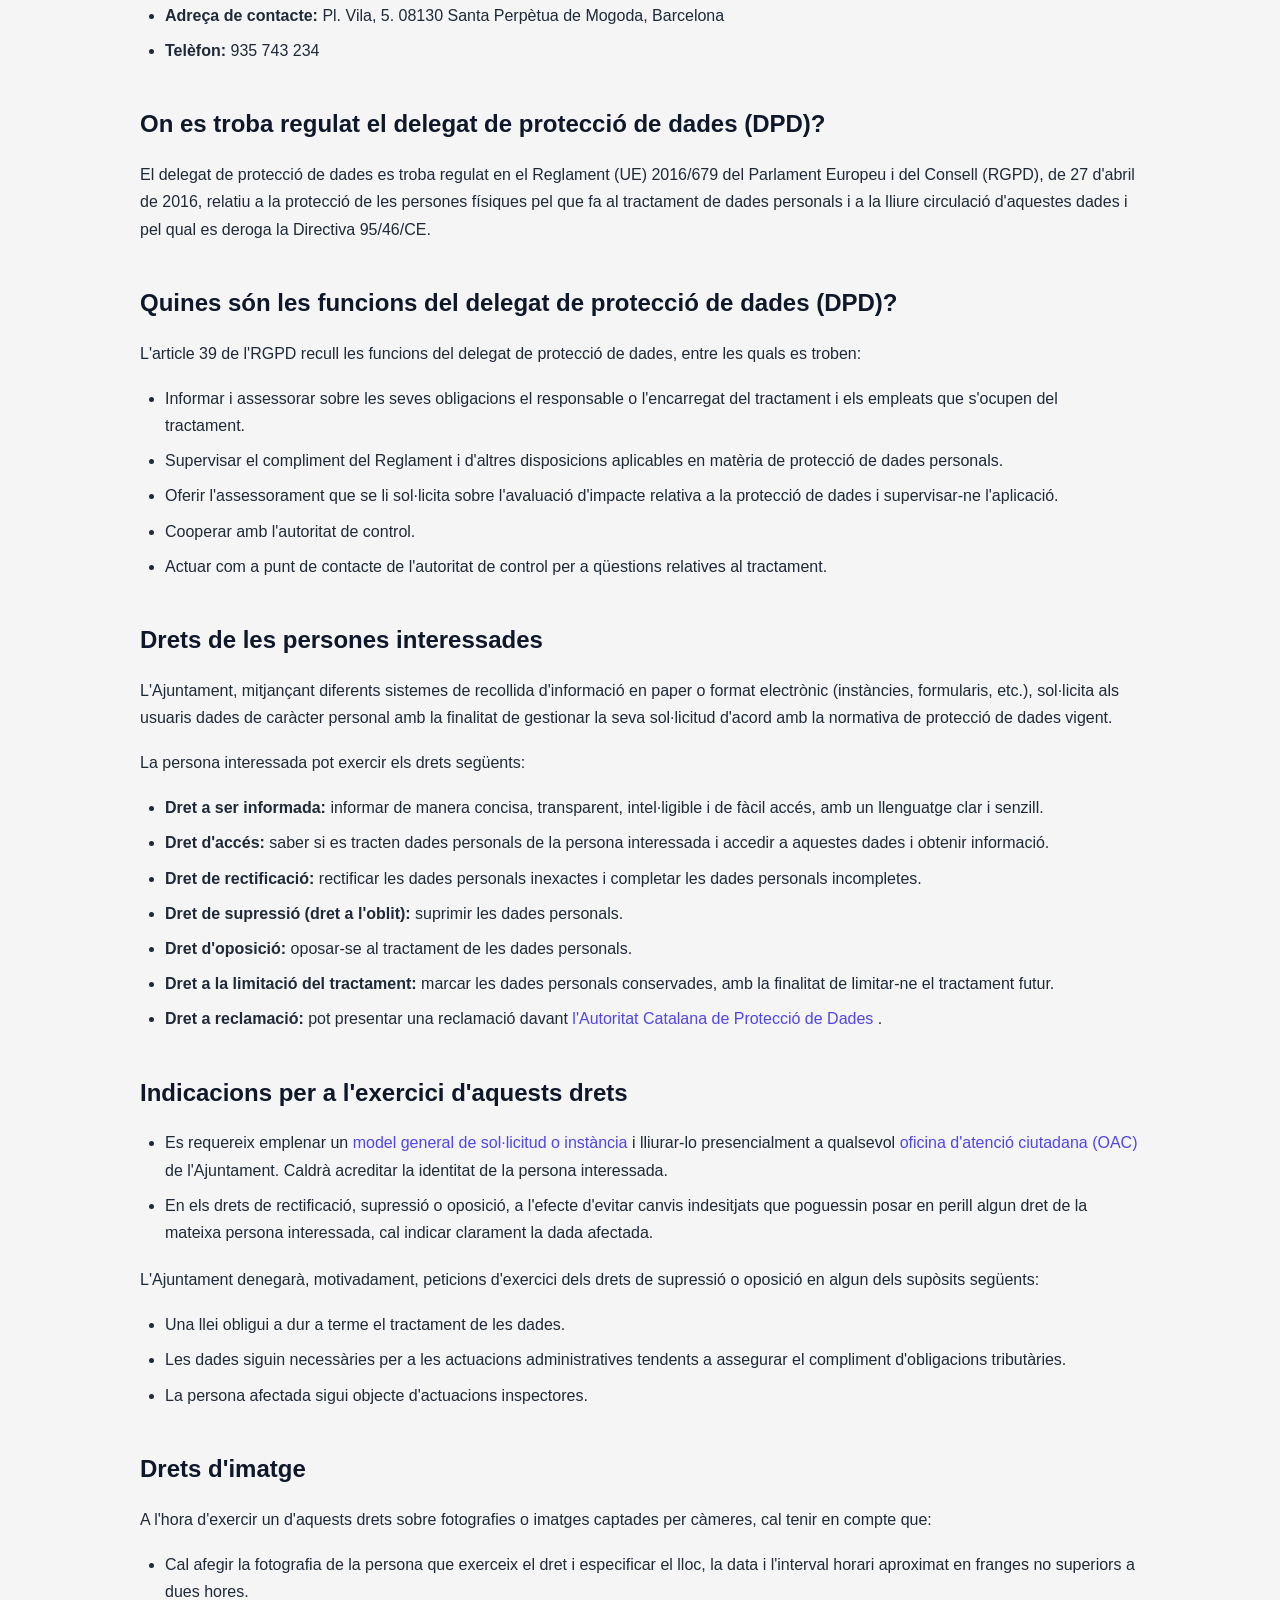
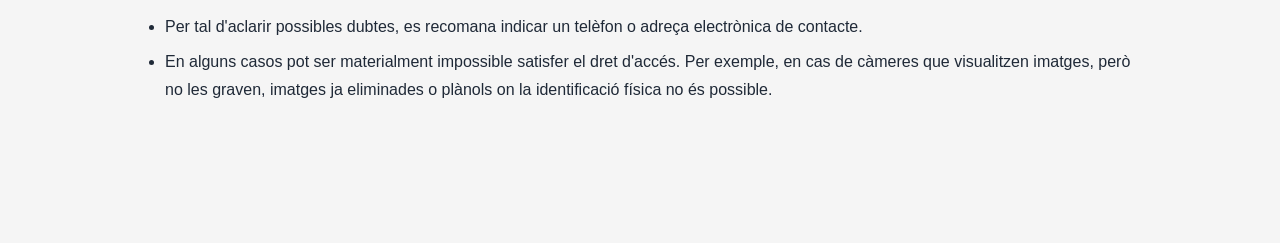
<file: privacitat.html>
<!DOCTYPE html>
<html lang="ca">

<head>
  <meta charset="UTF-8">
  <meta name="viewport" content="width=device-width, initial-scale=1.0">

  <title>Protecció de dades - Observatori de Ciutat</title>

  <link rel="stylesheet" href="style.css">
  <link rel="icon" type="image/png" href="favicon_blau.png">
</head>

<body>

  <main>

    <section class="legal-page">

      <h1>Protecció de dades</h1>


      <h2>Responsable del tractament</h2>

      <ul>
        <li><strong>Responsable dels tractaments:</strong> Ajuntament de Santa Perpètua de Mogoda</li>
        <li><strong>Adreça:</strong> Pl. Vila, 5</li>
        <li><strong>Població:</strong> 08130 Santa Perpètua de Mogoda, Barcelona</li>
        <li><strong>Telèfon:</strong> 935 743 234</li>
        <li><strong>Web:</strong> www.staperpetua.cat</li>
      </ul>


      <h2>Finalitat</h2>

      <p>
        La finalitat del tractament de dades correspon a cadascuna de les
        activitats de tractament que realitza l'Ajuntament i que seran
        accessibles en el registre d'activitats de tractament.
      </p>


      <h2>Legitimació</h2>

      <p>
        El tractament de les vostres dades es realitza per al compliment
        d'obligacions legals per part de l'Ajuntament, de funcions realitzades
        en interès públic o en l'exercici de poders públics que li són atorgats.
      </p>

      <p>
        En els casos que la finalitat del tractament requereixi el vostre
        consentiment, aquest caldrà que sigui prestat per mitjà d'una clara
        acció afirmativa.
      </p>

      <p>
        Es podrà consultar la base legal per a cadascuna de les activitats
        de tractament que duu a terme l'Ajuntament en el registre d'activitats
        de tractament.
      </p>


      <h2>Conservació de dades</h2>

      <p>
        Les dades personals proporcionades es conservaran durant el temps
        necessari per a complir amb la finalitat per a la qual es recullen
        i per determinar les possibles responsabilitats que se'n poguessin
        derivar, a més dels períodes establerts en la normativa d'arxius
        i documentació.
      </p>


      <h2>Comunicació de dades</h2>

      <p>
        Amb caràcter general, no es comunicaran les dades personals a tercers,
        excepte per obligació legal.
      </p>

      <p>
        L'Ajuntament utilitzarà les dades proporcionades per les persones
        usuàries d'un servei o d'una activitat exclusivament per a la prestació
        del servei o la gestió sol·licitada.
      </p>

      <p>
        En cap cas se cediran o es comunicaran a tercers les dades recollides
        sense consentiment de l'usuari, excepte quan siguin necessàries per a
        la prestació del servei sol·licitat o siguin requerides per les
        autoritats públiques competents, de conformitat amb les disposicions
        legals i reglamentàries aplicables en cada moment.
      </p>

      <p>
        Podeu consultar els destinataris per a cadascuna de les activitats
        de tractament que duu a terme l'Ajuntament en el registre d'activitats
        de tractament.
      </p>


      <h2>Delegat de protecció de dades</h2>

      <p>
        El delegat de protecció de dades (DPD) és el garant del compliment
        de la normativa de protecció de dades a l'Ajuntament i s'encarrega
        de supervisar, de manera independent, l'aplicació del compliment
        de la normativa de protecció de dades.
      </p>

      <p>Hi podeu contactar mitjançant:</p>

      <ul>
        <li>
          <strong>Correu electrònic:</strong>
          <a href="mailto:dpd@staperpetua.cat">
            dpd@staperpetua.cat
          </a>
        </li>
        <li>
          <strong>Adreça de contacte:</strong>
          Pl. Vila, 5. 08130 Santa Perpètua de Mogoda, Barcelona
        </li>
        <li><strong>Telèfon:</strong> 935 743 234</li>
      </ul>


      <h2>On es troba regulat el delegat de protecció de dades (DPD)?</h2>

      <p>
        El delegat de protecció de dades es troba regulat en el Reglament
        (UE) 2016/679 del Parlament Europeu i del Consell (RGPD), de
        27 d'abril de 2016, relatiu a la protecció de les persones físiques
        pel que fa al tractament de dades personals i a la lliure circulació
        d'aquestes dades i pel qual es deroga la Directiva 95/46/CE.
      </p>


      <h2>Quines són les funcions del delegat de protecció de dades (DPD)?</h2>

      <p>
        L'article 39 de l'RGPD recull les funcions del delegat de protecció
        de dades, entre les quals es troben:
      </p>

      <ul>
        <li>
          Informar i assessorar sobre les seves obligacions el responsable
          o l'encarregat del tractament i els empleats que s'ocupen del
          tractament.
        </li>

        <li>
          Supervisar el compliment del Reglament i d'altres disposicions
          aplicables en matèria de protecció de dades personals.
        </li>

        <li>
          Oferir l'assessorament que se li sol·licita sobre l'avaluació
          d'impacte relativa a la protecció de dades i supervisar-ne
          l'aplicació.
        </li>

        <li>
          Cooperar amb l'autoritat de control.
        </li>

        <li>
          Actuar com a punt de contacte de l'autoritat de control per a
          qüestions relatives al tractament.
        </li>
      </ul>


      <h2>Drets de les persones interessades</h2>

      <p>
        L'Ajuntament, mitjançant diferents sistemes de recollida d'informació
        en paper o format electrònic (instàncies, formularis, etc.), sol·licita
        als usuaris dades de caràcter personal amb la finalitat de gestionar
        la seva sol·licitud d'acord amb la normativa de protecció de dades
        vigent.
      </p>

      <p>
        La persona interessada pot exercir els drets següents:
      </p>

      <ul>
        <li>
          <strong>Dret a ser informada:</strong>
          informar de manera concisa, transparent, intel·ligible i de fàcil
          accés, amb un llenguatge clar i senzill.
        </li>

        <li>
          <strong>Dret d'accés:</strong>
          saber si es tracten dades personals de la persona interessada
          i accedir a aquestes dades i obtenir informació.
        </li>

        <li>
          <strong>Dret de rectificació:</strong>
          rectificar les dades personals inexactes i completar les dades
          personals incompletes.
        </li>

        <li>
          <strong>Dret de supressió (dret a l'oblit):</strong>
          suprimir les dades personals.
        </li>

        <li>
          <strong>Dret d'oposició:</strong>
          oposar-se al tractament de les dades personals.
        </li>

        <li>
          <strong>Dret a la limitació del tractament:</strong>
          marcar les dades personals conservades, amb la finalitat de
          limitar-ne el tractament futur.
        </li>

        <li>
          <strong>Dret a reclamació:</strong>
          pot presentar una reclamació davant
          <a
            href="https://apdcat.gencat.cat/"
            target="_blank"
            rel="noopener noreferrer"
          >
            l'Autoritat Catalana de Protecció de Dades
          </a>.
        </li>
      </ul>


      <h2>Indicacions per a l'exercici d'aquests drets</h2>

      <ul>

        <li>
          Es requereix emplenar un
          <a
            href="https://www.staperpetua.cat/serveis-i-tramits/tramits-i-gestions/instancia-generica.html"
            target="_blank"
            rel="noopener noreferrer"
          >
            model general de sol·licitud o instància
          </a>
          i lliurar-lo presencialment a qualsevol
          <a
            href="https://www.staperpetua.cat/serveis-i-tramits/oficines-municipals/oficina-datencio-a-la-ciutadania-oac.html"
            target="_blank"
            rel="noopener noreferrer"
          >
            oficina d'atenció ciutadana (OAC)
          </a>
          de l'Ajuntament. Caldrà acreditar la identitat de la persona
          interessada.
        </li>

        <li>
          En els drets de rectificació, supressió o oposició, a l'efecte
          d'evitar canvis indesitjats que poguessin posar en perill algun
          dret de la mateixa persona interessada, cal indicar clarament
          la dada afectada.
        </li>

      </ul>


      <p>
        L'Ajuntament denegarà, motivadament, peticions d'exercici dels drets
        de supressió o oposició en algun dels supòsits següents:
      </p>

      <ul>
        <li>Una llei obligui a dur a terme el tractament de les dades.</li>
        <li>
          Les dades siguin necessàries per a les actuacions administratives
          tendents a assegurar el compliment d'obligacions tributàries.
        </li>
        <li>La persona afectada sigui objecte d'actuacions inspectores.</li>
      </ul>


      <h2>Drets d'imatge</h2>

      <p>
        A l'hora d'exercir un d'aquests drets sobre fotografies o imatges
        captades per càmeres, cal tenir en compte que:
      </p>

      <ul>
        <li>
          Cal afegir la fotografia de la persona que exerceix el dret i
          especificar el lloc, la data i l'interval horari aproximat en
          franges no superiors a dues hores.
        </li>

        <li>
          Per tal d'aclarir possibles dubtes, es recomana indicar un
          telèfon o adreça electrònica de contacte.
        </li>

        <li>
          En alguns casos pot ser materialment impossible satisfer el dret
          d'accés. Per exemple, en cas de càmeres que visualitzen imatges,
          però no les graven, imatges ja eliminades o plànols on la
          identificació física no és possible.
        </li>
      </ul>


    

    </section>

  </main>

</body>

</html>
</file>
<file: style.css>
/* =========================================================
   BASE
   ========================================================= */

body {
  font-family: Arial, sans-serif;
  margin: 0;
  background-color: #f5f5f5;
  color: #222;
}

main {
  margin-top: 0;
}

.hidden {
  display: none !important;
}


/* =========================================================
   HEADER / NAV
   ========================================================= */

header {
  background-color: #0f172a;
  color: white;
  padding: 20px 40px;
}

nav a {
  color: white;
  margin-right: 20px;
  text-decoration: none;
}


/* =========================================================
   HERO
   ========================================================= */

.hero {
  padding: 60px 40px;
  background: white;
}

.hero-slider {
  position: relative;
  width: 100%;
  height: 60vh;
  overflow: hidden;
}

.hero-slider .slide {
  position: absolute;
  inset: 0;
  width: 100%;
  height: 100%;
  object-fit: cover;
  object-position: center 35%;
  opacity: 0;
  transition: opacity 0.4s ease;
}

.hero-slider .slide.active {
  opacity: 1;
}

.hero-slider::after {
  content: "";
  position: absolute;
  inset: 0;
  background: rgba(0, 0, 0, 0.05);
  pointer-events: none;
}

.hero-slider button {
  position: absolute;
  top: 50%;
  transform: translateY(-50%);
  width: 48px;
  height: 48px;
  border: none;
  border-radius: 50%;
  background: rgba(0, 0, 0, 0.45);
  color: white;
  font-size: 28px;
  cursor: pointer;
  z-index: 10;
}

.hero-slider button:hover {
  background: rgba(0, 0, 0, 0.7);
}

.prev {
  left: 20px;
}

.next {
  right: 20px;
}


/* =========================================================
   HERO CONTENT
   ========================================================= */

.hero-content {
  position: absolute;
  top: 30%;
  left: 50%;
  transform: translate(-50%, -50%);
  z-index: 30;
  width: 80%;
  text-align: center;
  color: #ffffff;
  text-shadow: 0 2px 12px rgba(0, 0, 0, 0.9);
  pointer-events: none;
}

.hero-content h1 {
  font-size: 54px;
  margin-bottom: 10px;
}

.hero-content p {
  font-size: 20px;
  margin-bottom: 10px;
}

.hero-content nav {
  display: flex;
  justify-content: center;
  flex-wrap: wrap;
  gap: 15px;
}

.hero-content nav a {
  color: white;
  text-decoration: none;
  padding: 10px 18px;
  margin-right: 0;
  background: rgba(0, 0, 0, 0.4);
  border-radius: 999px;
  transition: 0.3s;
}

.hero-content nav a:hover {
  background: rgba(0, 0, 0, 0.7);
}


/* =========================================================
   HERO LOGO
   ========================================================= */

.overlay-logo {
  position: static;
  width: 220px;
  margin-bottom: -120px;
  animation: fadeUp 1s ease forwards;
  animation-delay: 1s;
  opacity: 0;
  filter: drop-shadow(0 6px 20px rgba(0, 0, 0, 0.9));
}

@keyframes fadeUp {
  from {
    opacity: 0;
    transform: translateY(20px);
  }

  to {
    opacity: 0.95;
    transform: translateY(0);
  }
}


/* =========================================================
   CARDS
   ========================================================= */

.cards {
  display: grid;
  grid-template-columns: repeat(4, 1fr);
  gap: 20px;
  max-width: 1200px;
  margin: 0 auto;
  padding: 0 20px;
}

.card {
  display: block;
  text-decoration: none;
  color: black;
  background: white;
  padding: 20px;
  border-radius: 12px;
  overflow: hidden;
  box-shadow: 0 4px 10px rgba(0, 0, 0, 0.1);
  transition: transform 0.2s, box-shadow 0.2s;

}

.card:hover {
  transform: translateY(-5px);
  box-shadow: 0 8px 18px rgba(0, 0, 0, 0.2);
}

.card img {
  width: 100%;
  aspect-ratio: 16 / 9;
  object-fit: cover;
}

.card h3 {
  margin: 15px;
  text-align: center;
}

.card p {
  margin: 0 15px 15px;
  text-align: center;
}


/* =========================================================
   KPI
   ========================================================= */

.kpi-container {
  max-width: 1200px;
  margin: 10px auto;
  padding: 0 20px;
  position: relative;
  z-index: 10;
}

.kpi-grid {
  display: grid;
  grid-template-columns: repeat(5, minmax(0, 1fr));
  margin: 0;
  padding: 20px 12px;
  background: white;
  border-radius: 12px;
  border-left: 4px solid #0f172a;
  border-top: 4px solid #0f172a;
  box-shadow: 0 4px 12px rgba(0, 0, 0, 0.08);
}

.kpi-item {
  min-width: 0;
  padding: 6px 10px;
  text-align: center;
}

.kpi-item dt {
  font-size: 15px;
  line-height: 1.4;
  color: #333;
}

.kpi-item dd {
  margin: 8px 0 0;
  font-size: clamp(22px, 2.6vw, 32px);
  line-height: 1.2;
  color: #202456;
  font-variant-numeric: tabular-nums;
}

@media (max-width: 600px) {
  .kpi-grid {
    grid-template-columns: repeat(5, minmax(0, 1fr));
    padding: 14px 4px;
  }

  .kpi-item {
    padding: 4px 2px;
  }

  .kpi-item dt {
  font-size: 11px;
  line-height: 1.3;
  min-height: 2.6em;
  display: flex;
  align-items: center;
  justify-content: center;
}

.kpi-item dd {
  font-size: 14px;
  margin-top: 6px;
  white-space: nowrap;
}

}


/* =========================================================
   ABOUT
   ========================================================= */

.about {
  width: calc(100% - 40px);
  box-sizing: border-box;
  max-width: 1200px;
  margin: 60px auto;
  padding: 0 20px 10px;
  line-height: 1.6;
  text-align: center;
  background: white;
  border-radius: 12px;
  box-shadow: 0 4px 10px rgba(0, 0, 0, 0.1);
  border-left: 4px solid #0f172a;
  border-top: 4px solid #0f172a;
}

.about h2 {
  font-size: 28px;
  margin-bottom: 20px;
}

.about > p:first-of-type {
  font-size: 16px;
  color: #334155;
  margin-bottom: 15px;
}

.about p {
  font-size: 16px;
  margin-bottom: 15px;
  color: #333;
  }


 /* =========================================================
    CONTACT
    ========================================================= */

.contact {
  max-width: 1200px;
  margin: 60px auto;
  padding: 0 20px;
  line-height: 1.6;
  text-align: center;
  }

.contact h2 {
  font-size: 28px;
  margin-bottom: 30px;
}

.contact-container {
  display: grid;
  grid-template-columns: 1fr 1fr;
  gap: 30px;
}

.contact-block {
  padding: 5px 10px;
  border-radius: 12px;
  background: #f8fafc;
  border-left: 4px solid #0f172a;
  border-top: 4px solid #0f172a;
  box-shadow: 0 4px 10px rgba(0, 0, 0, 0.1);
}

.contact-block h3 {
  font-size: 20px;
  margin-bottom: 15px;
}

.contact-block p {
  font-size: 16px;
  margin-bottom: 10px;
}

.contact .email a {
  font-weight: bold;
  color: #0f172a;
  text-decoration: none;
}

.contact .email a:hover {
  text-decoration: underline;
}

.subscription-button {
  display: inline-block;
  margin-top: 5px;
  padding: 9px 18px;
  border-radius: 8px;
  background: #0f172a;
  color: #ffffff;
  text-decoration: none;
  font-weight: 600;
}

.subscription-button:hover {
  opacity: 0.85;
}


/* =========================================================
   LINKS
   ========================================================= */

.links {
  max-width: 1200px;
  margin: 60px auto;
  padding: 0 20px;
  text-align: center;
  
}

.links h2 {
  font-size: 28px;
  margin-bottom: 30px;
}

.links-container {
  display: grid;
  grid-template-columns: repeat(3, 1fr);
  gap: 20px;
}

.link-card {
  display: block;
  padding: 20px;
  background: white;
  border-radius: 12px;
  text-decoration: none;
  color: #0f172a;
  box-shadow: 0 4px 10px rgba(0, 0, 0, 0.1);
  transition: 0.2s;
  border-left: 4px solid #0f172a;
  border-top: 4px solid #0f172a;
}

.link-card:hover {
  transform: translateY(-3px);
  box-shadow: 0 6px 15px rgba(0, 0, 0, 0.15);
}


/* =========================================================
   PUBLICACIONS DESTACADES
   ========================================================= */

.featured-publications {
  max-width: 1200px;
  margin: 40px auto;
  padding: 0 20px;
  text-align: center;
}

.featured-publications h2 {
  font-size: 28px;
  margin-bottom: 30px;
}

.featured-container {
  display: grid;
  grid-template-columns: repeat(2, 1fr);
  gap: 20px;
}

.featured-card {
  display: block;
  padding: 10px;
  background: white;
  border-radius: 12px;
  text-decoration: none;
  color: #222;
  box-shadow: 0 4px 10px rgba(0, 0, 0, 0.08);
  transition: 0.2s;
  border-top: 4px solid #0f172a;
  border-left: 5px solid #0f172a;
  text-align: center;
}

.featured-card:hover {
  transform: translateY(-4px);
  box-shadow: 0 8px 18px rgba(0, 0, 0, 0.12);
}

.featured-tag {
  display: inline-block;
  font-size: 12px;
  text-transform: uppercase;
  letter-spacing: 1px;
  color: #64748b;
  margin-bottom: 10px;
}

.featured-card h3 {
  margin: 0 0 10px;
  font-size: 17px;
}

.featured-card p {
  margin: 0;
  color: #555;
  font-size: 15.5px;
}


/* =========================================================
   SECTION TITLES
   ========================================================= */

.section-title {
  text-align: center;
  font-size: 28px;
  margin: 40px 0 30px;
}


/* =========================================================
   VIEWER
   ========================================================= */

.viewer {
  max-width: 1200px;
  margin: 40px auto;
  padding: 0 20px;
}

.viewer iframe {
  width: 100%;
  height: 85vh;
  border: none;
  display: block;
  border-radius: 12px;
  background: white;
}


/* MÒBIL EN HORITZONTAL */

@media (max-width: 1000px) and (orientation: landscape) {

  .viewer {
    max-width: none;
    width: 100%;
    margin: 20px 0;
    padding: 0;
  }

  .viewer iframe {
    height: 60vw;
  }

}


/* MISSATGE GIRAR PANTALLA */

#rotate-message {
  display: none;
  position: fixed;
  inset: 0;
  z-index: 9999;

  background: rgba(15, 23, 42, 0.72);

  align-items: center;
  justify-content: center;

  text-align: center;
}

#rotate-message > div {
  padding: 28px 35px;

  display: flex;
  flex-direction: column;
  align-items: center;

  text-align: center;

  animation: rotateMessageIn 0.35s ease-out;
}

.rotate-icon {
  font-size: 42px;
  line-height: 1;
  margin-bottom: 12px;

  color: white;

  animation: rotatePhone 1.8s ease-in-out infinite;
}

#rotate-message p {
  margin: 0;

  font-size: 22px;

  color: white;
}

#rotate-message span {
  display: block;

  margin-top: 6px;

  font-size: 14px;

  color: white;
}


@keyframes rotateMessageIn {

  from {
    opacity: 0;
    transform: scale(0.95);
  }

  to {
    opacity: 1;
    transform: scale(1);
  }

}


@keyframes rotatePhone {

  0%, 100% {
    transform: rotate(0deg);
  }

  50% {
    transform: rotate(90deg);
  }

}


/* =========================================================
   FOOTER
   ========================================================= */

.footer {
  background-color: #0f172a;
  color: white;
  margin-top: 60px;
  border-top: 4px solid #1e293b;
}

.footer-content {
  max-width: 1200px;
  margin: 0 auto;
  padding: 35px 30px;
  display: grid;
  grid-template-columns: 1fr auto 1fr;
  align-items: center;
  gap: 40px;
  line-height: 1.6;
}


/* INFORMACIÓ ESQUERRA */

.footer-info {
  text-align: left;
}

.footer-info p {
  margin: 0;
  font-size: 14px;
  line-height: 1.3;
}

.footer-info .footer-city {
  margin-top: 12px;
}

.footer-info .footer-copy {
  margin-top: 12px;
  font-size: 13px;
  opacity: 0.7;
}


/* LOGOS CENTRALS */

.footer-logos {
  display: flex;
  justify-content: center;
  align-items: center;
  gap: 20px;
}

.footer-logo {
  width: auto;
  max-height: 85px;
  height: auto;
  margin-bottom: 0;
}


/* AVISOS LEGALS DRETA */

.footer-legal {
  display: flex;
  flex-direction: column;
  align-items: flex-end;
  gap: 5px;
}

.footer-legal a {
  color: #ffffff;
  text-decoration: none;
  font-size: 14px;
}

.footer-legal a:hover {
  text-decoration: underline;
}


/* ENLLAÇOS GENERALS */

.footer p,
.footer a {
  color: #ffffff;
}

.footer-contact a {
  color: white;
  text-decoration: none;
}

.footer-contact a:hover {
  text-decoration: underline;
}


/* VERSIÓ MÒBIL */

@media (max-width: 700px) {

  .footer-content {
    grid-template-columns: 1fr;
    gap: 25px;
    padding: 35px 20px;
    text-align: center;
  }

  .footer-info {
    text-align: center;
  }

  .footer-logos {
    justify-content: center;
  }

  .footer-legal {
    align-items: center;
  }

}

/* HERO - MÒBIL */

@media (max-width: 700px) {

  .hero-content {
    width: 90%;
  }

  .hero-content h1 {
    font-size: 36px;
  }

}

/* CONTACTE - MÒBIL */

@media (max-width: 700px) {

  .contact-container {
    grid-template-columns: 1fr;
    gap: 20px;
  }

}

/* =========================================================
   RESPONSIVE
   ========================================================= */

@media (max-width: 900px) {

  .cards {
    grid-template-columns: repeat(2, 1fr);
  }

  .links-container {
    grid-template-columns: repeat(2, 1fr);
  }

}

@media (max-width: 768px) {

  .kpi-container {
    margin: -40px auto 30px;
  }

}

@media (max-width: 700px) {

  .featured-container {
    grid-template-columns: 1fr;
  }

}

@media (max-width: 500px) {

  .cards,
  .links-container {
    grid-template-columns: 1fr;
  }

}

/* =========================
   BANNER DE CONSENTIMENT
   ========================= */

.cookie-banner {
    position: fixed;
    left: 20px;
    right: 20px;
    bottom: 20px;
    z-index: 1000;

    background: #ffffff;
    border-radius: 12px;
    box-shadow: 0 6px 25px rgba(0, 0, 0, 0.20);

    padding: 20px 25px;
}

.cookie-content {
    max-width: 1200px;
    margin: 0 auto;

    display: flex;
    align-items: center;
    justify-content: space-between;
    gap: 30px;
}

.cookie-text {
    flex: 1;
}

.cookie-text h2 {
    margin: 0 0 8px;
    font-size: 20px;
    color: #0f172a;
}

.cookie-text p {
    margin: 0;
    font-size: 14px;
    line-height: 1.5;
    color: #444;
}

.cookie-buttons {
    display: flex;
    gap: 10px;
    flex-shrink: 0;
}

.cookie-buttons button {
    border: none;
    border-radius: 8px;
    padding: 10px 18px;
    font-size: 14px;
    cursor: pointer;
}

#cookie-reject {
    background: #e5e7eb;
    color: #222;
}

#cookie-accept {
    background: linear-gradient(135deg, #6f8fff, #9e7cf2);
    color: white;
}

.cookie-buttons button:hover {
    opacity: 0.9;
}


/* Mòbil */

@media (max-width: 700px) {

    .cookie-content {
        flex-direction: column;
        align-items: stretch;
        gap: 15px;
    }

    .cookie-buttons {
        justify-content: flex-end;
    }

}

/* =========================
   PÀGINES LEGALS
   ========================= */

.legal-page {
  max-width: 1000px;
  margin: 60px auto;
  padding: 0 25px 60px;
  color: #1f2937;
  line-height: 1.7;
}

.legal-page h1 {
  margin-bottom: 35px;
  font-size: 36px;
  color: #0f172a;
}

.legal-page h2 {
  margin-top: 40px;
  margin-bottom: 15px;
  font-size: 24px;
  color: #0f172a;
}

.legal-page p {
  margin-bottom: 18px;
}

.legal-page ul,
.legal-page ol {
  margin-bottom: 20px;
  padding-left: 25px;
}

.legal-page li {
  margin-bottom: 8px;
}

.legal-page a {
  color: #4f46e5;
  text-decoration: none;
}

.legal-page a:hover {
  text-decoration: underline;
}

.legal-back {
  margin-top: 50px;
  font-weight: 600;
}

/* =========================
   MODAL AVÍS LEGAL
   ========================= */

.legal-modal {
  display: none;
  position: fixed;
  inset: 0;
  z-index: 2000;
}

.legal-modal.active {
  display: flex;
  align-items: center;
  justify-content: center;
}

.legal-modal-overlay {
  position: absolute;
  inset: 0;
  background: rgba(15, 23, 42, 0.65);
}

.legal-modal-content {
  position: relative;
  z-index: 1;

  width: min(1000px, 90vw);
  height: min(750px, 85vh);

  background: #ffffff;
  border-radius: 12px;
  overflow: hidden;

  box-shadow: 0 10px 40px rgba(0, 0, 0, 0.30);
}

.legal-modal-close {
  position: absolute;
  top: 10px;
  right: 15px;
  z-index: 2;

  width: 36px;
  height: 36px;

  border: none;
  border-radius: 50%;

  background: #0f172a;
  color: #ffffff;

  font-size: 25px;
  line-height: 1;

  cursor: pointer;
}

.legal-modal-close:hover {
  opacity: 0.85;
}

#legal-modal-frame {
  width: 100%;
  height: 100%;
  border: none;
}

/* CAPÇALERA I KPI — MÒBIL EN HORITZONTAL */

@media (max-width: 1000px) and (orientation: landscape) {

  .hero-slider {
    height: auto;
    min-height: 300px;
  }

  .hero-content {
    position: relative;
    top: auto;
    left: auto;
    transform: none;
    width: 100%;
    box-sizing: border-box;
    padding: 24px 65px;
  }

  .hero-content h1 {
    font-size: 32px;
    margin: 0 0 10px;
  }

  .hero-content p {
    font-size: 16px;
    line-height: 1.4;
    margin: 0 0 12px;
  }

  .overlay-logo {
    width: 110px;
    max-width: 100%;
    margin: 0;
  }

  .kpi-container {
    margin: 10px auto 30px;
    box-sizing: border-box;
  }


}
</file>
